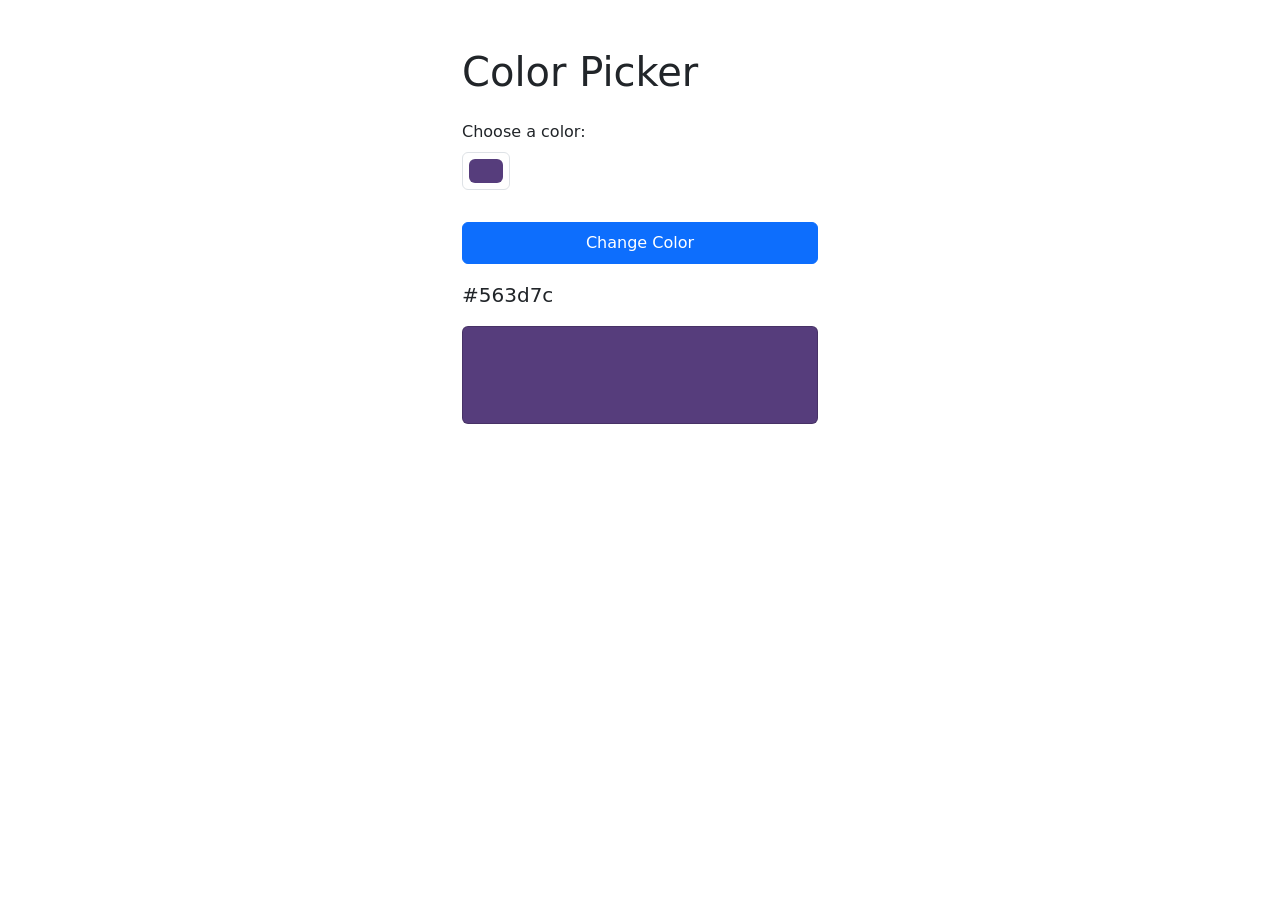
<file: color.html>
<!DOCTYPE html>
<html lang="en">
<head>
    <meta charset="UTF-8">
    <meta name="viewport" content="width=device-width, initial-scale=1.0">
    <title>Color Picker</title>
    <link href="https://cdn.jsdelivr.net/npm/bootstrap@5.3.8/dist/css/bootstrap.min.css" rel="stylesheet" integrity="sha384-sRIl4kxILFvY47J16cr9ZwB07vP4J8+LH7qKQnuqkuIAvNWLzeN8tE5YBujZqJLB" crossorigin="anonymous">
</head>
<body>
    <div class="container mt-5">
        <div class="row justify-content-center">
            <div class="col-12 col-md-6 col-lg-4">
                <h1 class="mb-4">Color Picker</h1>

                <div class="mb-3">
                    <label for="colorInput" class="form-label">Choose a color:</label>
                    <input type="color" class="form-control form-control-color" id="colorInput" value="#563d7c">
                </div>

                <button id="changeColorBtn" class="btn btn-primary mt-3 w-100 p-2">Change Color</button>

                <p class="lead mt-3 colorParrafo">#563d7c</p>

                <div class="card p-5" style="background-color: #563d7c;"></div>
            </div>
        </div>
    </div>
    
    <script src="color.js"></script>
    <script src="https://cdn.jsdelivr.net/npm/bootstrap@5.3.8/dist/js/bootstrap.bundle.min.js" integrity="sha384-FKyoEForCGlyvwx9Hj09JcYn3nv7wiPVlz7YYwJrWVcXK/BmnVDxM+D2scQbITxI" crossorigin="anonymous"></script>
</body>
</html>
</file>
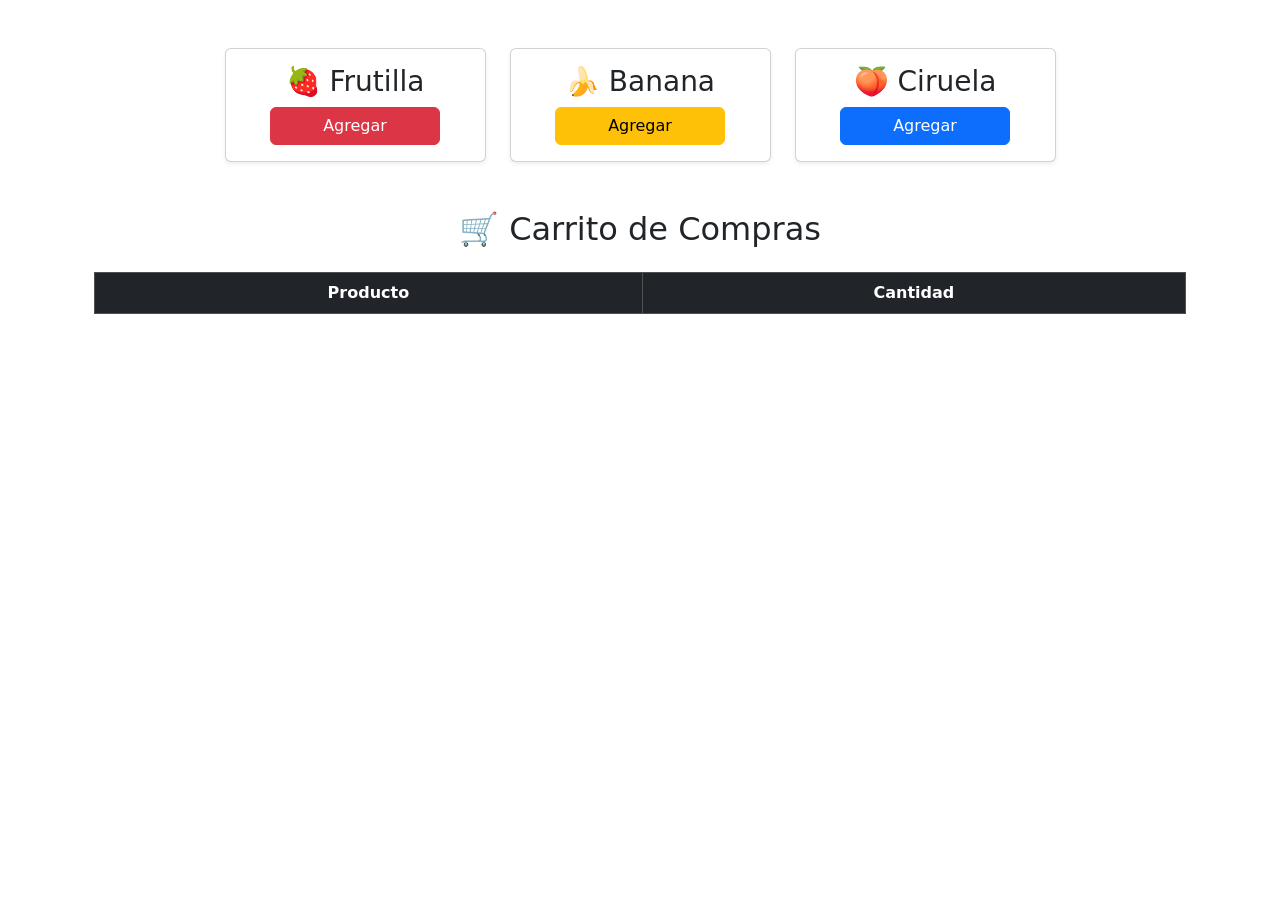
<file: html/carritoCompras.html>
<!DOCTYPE html>
<html lang="en">
<head>
    <meta charset="UTF-8">
    <meta name="viewport" content="width=device-width, initial-scale=1.0">
    <title>Carrito compras</title>
     <link href="https://cdn.jsdelivr.net/npm/bootstrap@5.3.8/dist/css/bootstrap.min.css" rel="stylesheet" integrity="sha384-sRIl4kxILFvY47J16cr9ZwB07vP4J8+LH7qKQnuqkuIAvNWLzeN8tE5YBujZqJLB" crossorigin="anonymous">
</head>
<body>
    
  <div class="container py-5">

  <!-- Row centrado -->
  <div class="row justify-content-center g-4">

    <!-- Tarjeta 1 -->
    <div class="col-md-3">
      <div class="card shadow-sm text-center">
        <div class="card-body">
          <h3 class="card-title">🍓 Frutilla</h3>
          <button 
            class="btn btn-danger w-75" id="botonFruta" data-fruta="frutilla">
            Agregar
          </button>

        </div>
      </div>
    </div>

    <!-- Tarjeta 2 -->
    <div class="col-md-3">
      <div class="card shadow-sm text-center">
        <div class="card-body">

          <h3 class="card-title">🍌 Banana</h3>

          <button 
            class="btn btn-warning w-75" id="botonFruta" data-fruta="banana">
            Agregar
          </button>

        </div>
      </div>
    </div>

    <!-- Tarjeta 3 -->
    <div class="col-md-3">
      <div class="card shadow-sm text-center">
        <div class="card-body">

          <h3 class="card-title">🍑 Ciruela</h3>

          <button 
            class="btn btn-primary w-75" id="botonFruta" data-fruta="ciruela">
            Agregar
          </button>
        </div>
      </div>
    </div>

  </div>

  <!-- TABLA -->
  <div class="container mt-5">

    <h2 class="mb-4 text-center">🛒 Carrito de Compras</h2>

    <table class="table table-bordered table-striped text-center">
      <thead class="table-dark">
        <tr>
          <th>Producto</th>
          <th>Cantidad</th>
        </tr>
      </thead>

      <tbody id="carritoBody">
      
      </tbody>
    </table>

  </div>

  <template id="templateProducts">
    <tr>
        <td class="name">Frutilla</td>
        <td class="quantity">0</td>
    </tr>
</template>

</div>

    <script src="../javascript/carritoCompras.js"></script>
    <script src="https://cdn.jsdelivr.net/npm/bootstrap@5.3.8/dist/js/bootstrap.bundle.min.js" integrity="sha384-FKyoEForCGlyvwx9Hj09JcYn3nv7wiPVlz7YYwJrWVcXK/BmnVDxM+D2scQbITxI" crossorigin="anonymous"></script>
</body>
</html>
</file>
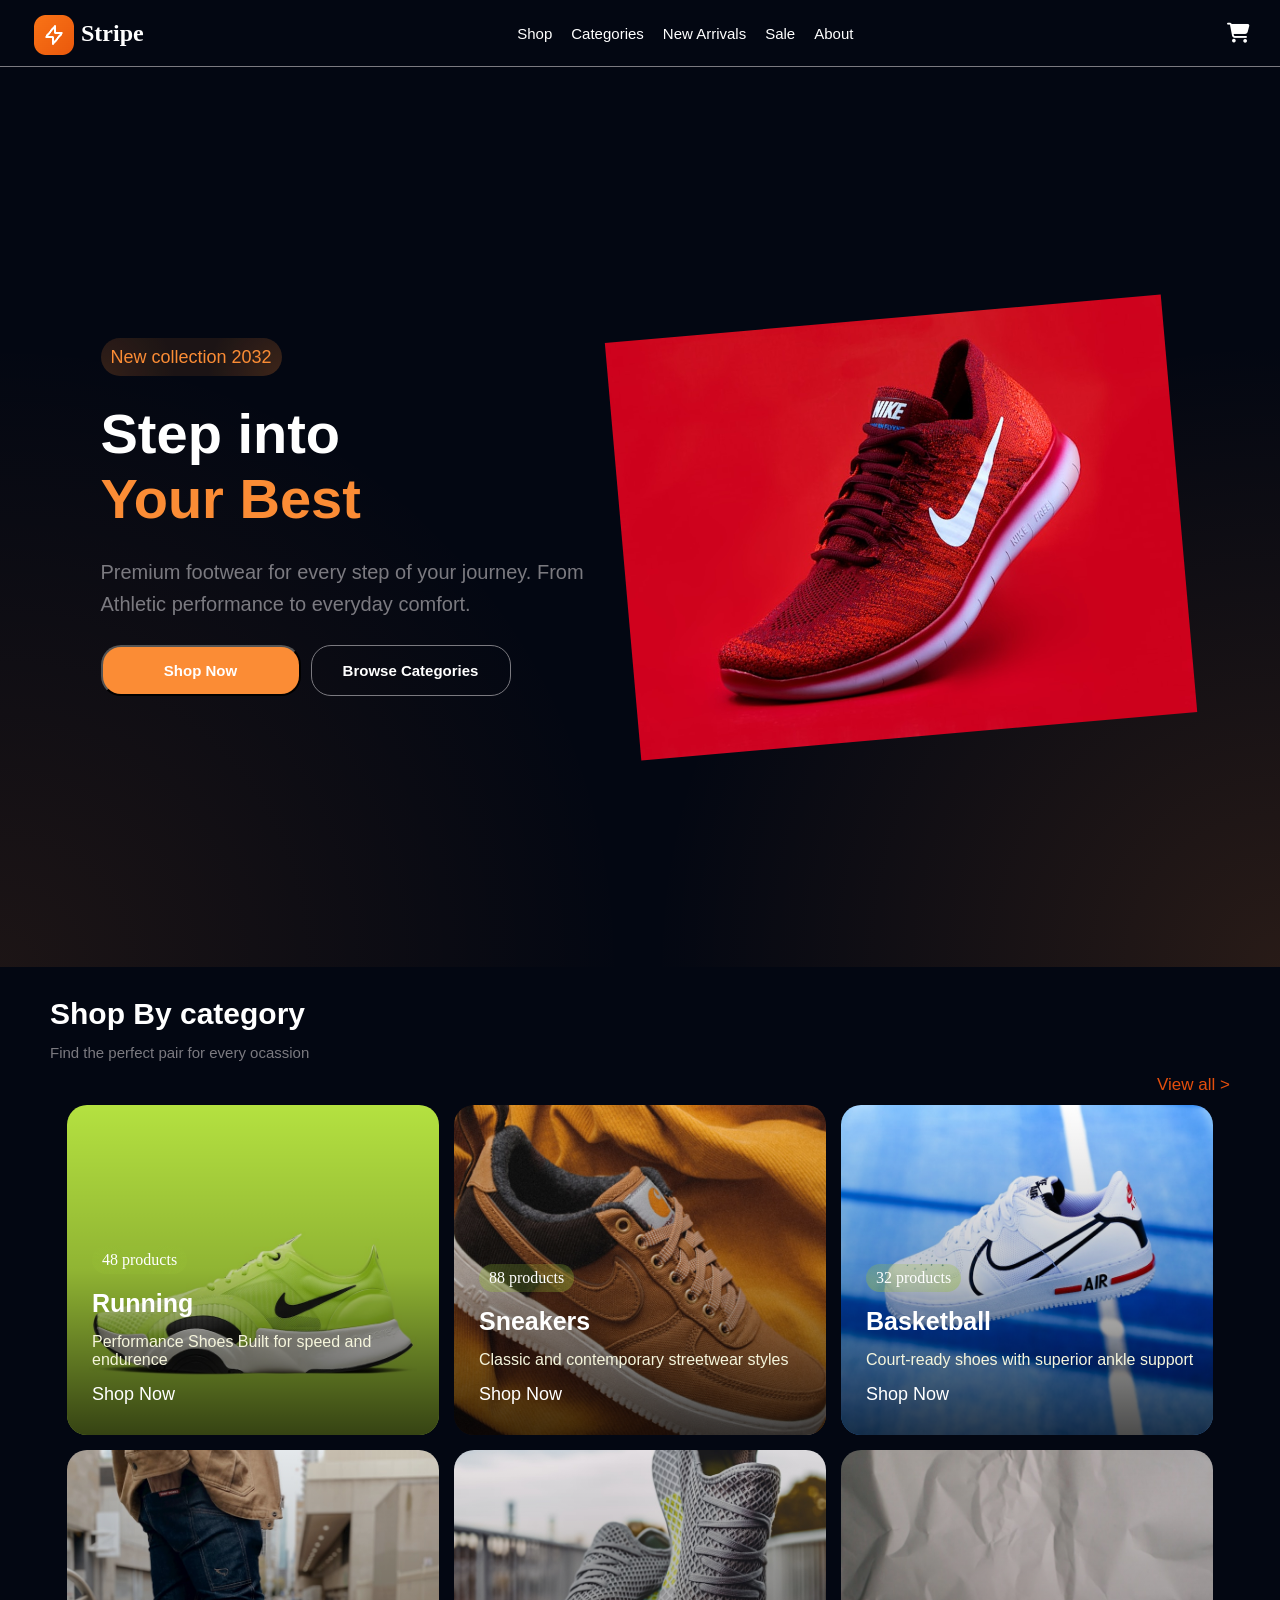
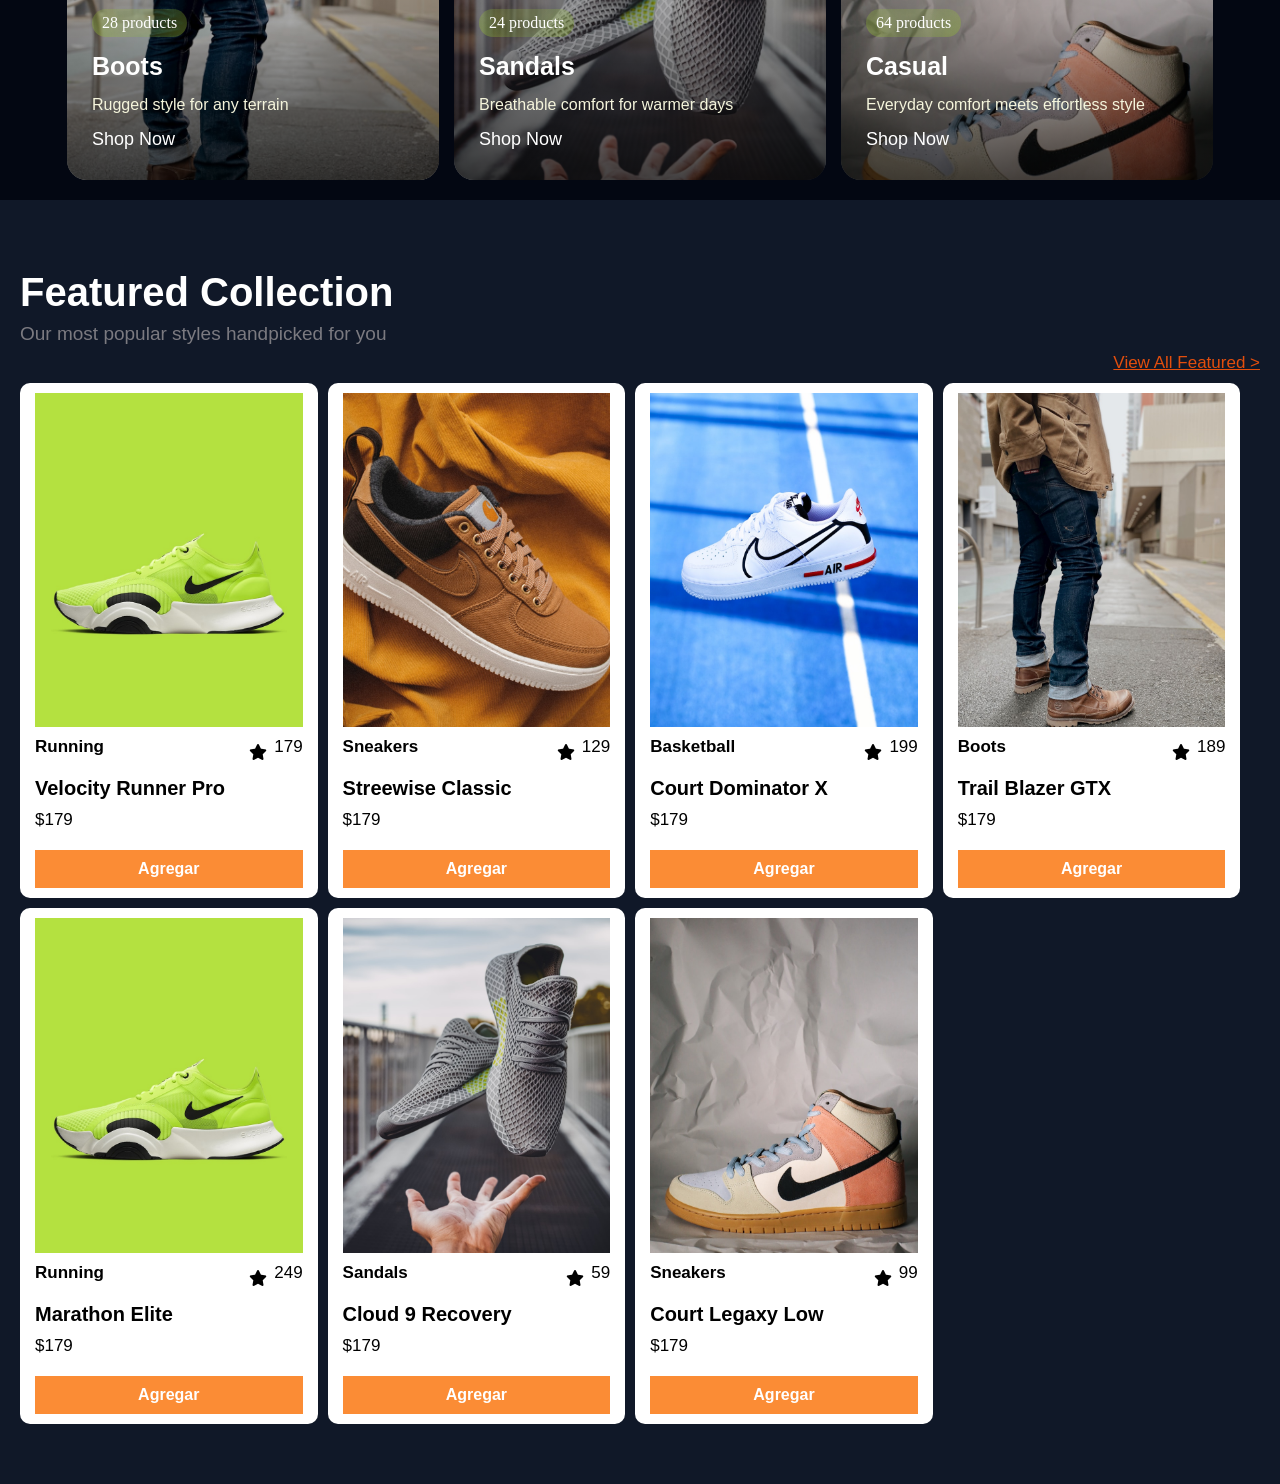
<file: html/carritoComprasv3.html>
<!doctype html>
<html lang="en">
  <head>
    <meta charset="UTF-8" />
    <meta name="viewport" content="width=device-width, initial-scale=1.0" />
    <title>Carrito compras v3</title>
    <link rel="stylesheet" href="../estilos/home.css" />
    <link
      rel="stylesheet"
      href="https://cdnjs.cloudflare.com/ajax/libs/font-awesome/6.5.2/css/all.min.css"
    />
  </head>
  <body>
    <header>
      <nav>
        <div class="icontitle">
          <i id="menu" class="fa-solid fa-bars icon"></i>

          <div class="logotitle">
            <img src="../images//logo.png" alt="logo" />
            <h2>Stripe</h2>
          </div>
        </div>

        <div class="navMobile">
          <div class="navMobileContent">
            <a href="#">Shop</a>
            <a href="#">Categories</a>
            <a href="#">New Arrivals</a>
            <a href="#">Sale</a>
            <a href="#">About</a>
          </div>
        </div>

        <input type="checkbox" id="cart-toggle" />

        <!-- Icono carrito -->
        <label for="cart-toggle">
          <i class="fa-solid fa-cart-shopping icon cartIcon"></i>
        </label>

        <!-- Carrito -->
        <div class="cart">
          <h3>Mi carrito</h3>
        </div>
      </nav>
    </header>

    <main>
      <div class="contenidoMain">
        <div>
          <p>New collection 2032</p>
        </div>
        <div class="titles">
          <h1 class="white">Step into</h1>
          <h1 class="orange">Your Best</h1>
        </div>

        <p class="description">
          Premium footwear for every step of your journey. From Athletic
          performance to everyday comfort.
        </p>

        <div class="buttons">
          <button class="buttonOrange">Shop Now</button>
          <button class="buttonOutline">Browse Categories</button>
        </div>
      </div>

      <img src="../images/imagenZapa.jpg" alt="image main" />
    </main>

    <section class="sectionfilter">
      <div class="contentFilter">
        <h1 class="filterTitle">Shop By category</h1>
        <p class="description">Find the perfect pair for every ocassion</p>
        <a href="#" id="all">View all ></a>
      </div>
      <div class="containerFilter">
        <div class="cardFilter">
          <img src="../images/producto1.jpg" alt="img filter 1" />
          <div class="productsfilter">
            <p class="tag">48 products</p>
            <h2>Running</h2>
            <p class="cardfilterdesc">
              Performance Shoes Built for speed and endurence
            </p>
            <a id="botondefiltro" href="#">Shop Now</a>
          </div>
        </div>

        <div class="cardFilter">
          <img src="../images/producto2.jpg" alt="img filter 1" />
          <div class="productsfilter">
            <p class="tag">88 products</p>
            <h2>Sneakers</h2>
            <p class="cardfilterdesc">
              Classic and contemporary streetwear styles
            </p>
            <a id="botondefiltro" href="#">Shop Now</a>
          </div>
        </div>

        <div class="cardFilter">
          <img src="../images/producto3.jpg" alt="img filter 1" />
          <div class="productsfilter">
            <p class="tag">32 products</p>
            <h2>Basketball</h2>
            <p class="cardfilterdesc">
              Court-ready shoes with superior ankle support
            </p>
            <a id="botondefiltro" href="#">Shop Now</a>
          </div>
        </div>

        <div class="cardFilter">
          <img src="../images/producto4.jpg" alt="img filter 1" />
          <div class="productsfilter">
            <p class="tag">28 products</p>
            <h2>Boots</h2>
            <p class="cardfilterdesc">Rugged style for any terrain</p>
            <a id="botondefiltro" href="#">Shop Now</a>
          </div>
        </div>

        <div class="cardFilter">
          <img src="../images/producto6.jpg" alt="img filter 1" />
          <div class="productsfilter">
            <p class="tag">24 products</p>
            <h2>Sandals</h2>
            <p class="cardfilterdesc">Breathable comfort for warmer days</p>
            <a id="botondefiltro" href="#">Shop Now</a>
          </div>
        </div>

        <div class="cardFilter">
          <img src="../images/producto7.jpg" alt="img filter 1" />
          <div class="productsfilter">
            <p class="tag">64 products</p>
            <h2>Casual</h2>
            <p class="cardfilterdesc">
              Everyday comfort meets effortless style
            </p>
            <a id="botondefiltro" href="#">Shop Now</a>
          </div>
        </div>
      </div>
    </section>

    <section class="sectionProducts">
      <div class="contentProducts">
        <h1>Featured Collection</h1>
        <p>Our most popular styles handpicked for you</p>
        <a href="#">View All Featured ></a>
      </div>

      <div class="containerProducts"></div>
    </section>

    <!-- ACA VA A ESTAR EL TEMPLATE DEL CARRITO DE PRODUCTOS -->
    <template id="templatecart">
      <div class="itemsCart">
        <div class="cart-item">
          <img src="../images/producto1.jpg" alt="producto" />

          <div class="cartProduct">
            <p>Producto 1</p>

            <div class="cartButtons">
              <button class="agregar">+</button>
              <p>1</p>
              <button class="restar">-</button>
            </div>

            <span>$120</span>
          </div>
        </div>
      </div>
    </template>

    <!-- ACA VA A ESTAR EL TEMPLATE DEL PRODUCT -->
    <template id="templateproduct">
      <div class="cardProduct">
        <img src="../images/producto1.jpg" alt="producto 1" />
        <div class="contentTitlecontent">
          <h3>Running</h3>
          <div class="contenticonprice">
            <i class="fa-solid fa-star"></i>
            <p>4.9</p>
          </div>
        </div>

        <div>
          <h2>Velocity Runner Pro</h2>
          <p>$179</p>
        </div>

        <button class="agregarCart">Agregar</button>
      </div>
    </template>

    <script type="module" src="../javascript/carritoComprasv3.js"></script>
  </body>
</html>
</file>
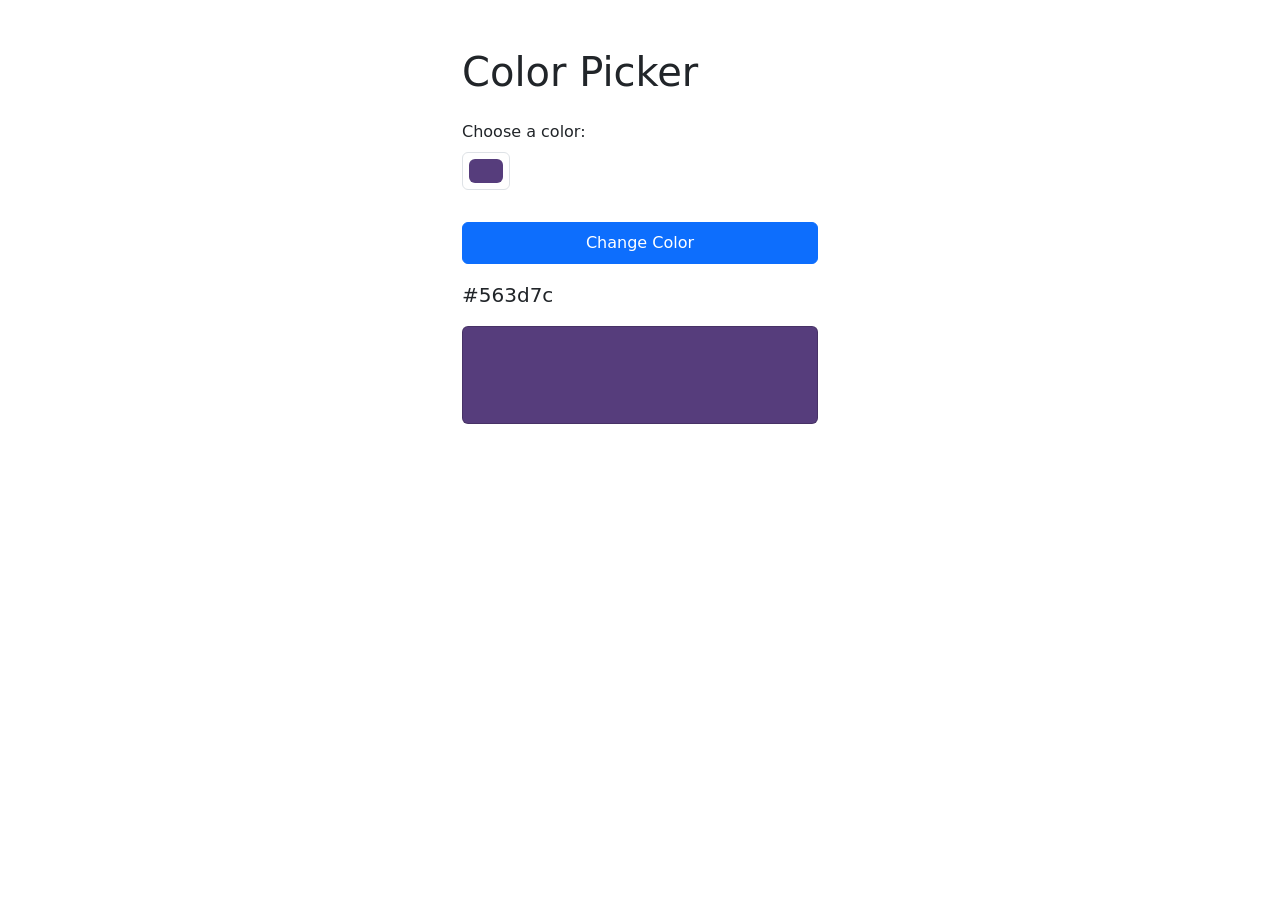
<file: html/color.html>
<!DOCTYPE html>
<html lang="en">
<head>
    <meta charset="UTF-8">
    <meta name="viewport" content="width=device-width, initial-scale=1.0">
    <title>Color Picker</title>
    <link href="https://cdn.jsdelivr.net/npm/bootstrap@5.3.8/dist/css/bootstrap.min.css" rel="stylesheet" integrity="sha384-sRIl4kxILFvY47J16cr9ZwB07vP4J8+LH7qKQnuqkuIAvNWLzeN8tE5YBujZqJLB" crossorigin="anonymous">
</head>
<body>
    <div class="container mt-5">
        <div class="row justify-content-center">
            <div class="col-12 col-md-6 col-lg-4">
                <h1 class="mb-4">Color Picker</h1>

                <div class="mb-3">
                    <label for="colorInput" class="form-label">Choose a color:</label>
                    <input type="color" class="form-control form-control-color" id="colorInput" value="#563d7c">
                </div>

                <button id="changeColorBtn" class="btn btn-primary mt-3 w-100 p-2">Change Color</button>

                <p class="lead mt-3 colorParrafo">#563d7c</p>

                <div class="card p-5" style="background-color: #563d7c;"></div>
            </div>
        </div>
    </div>
    
    <script src="../javascript/color.js"></script>
    <script src="https://cdn.jsdelivr.net/npm/bootstrap@5.3.8/dist/js/bootstrap.bundle.min.js" integrity="sha384-FKyoEForCGlyvwx9Hj09JcYn3nv7wiPVlz7YYwJrWVcXK/BmnVDxM+D2scQbITxI" crossorigin="anonymous"></script>
</body>
</html>
</file>
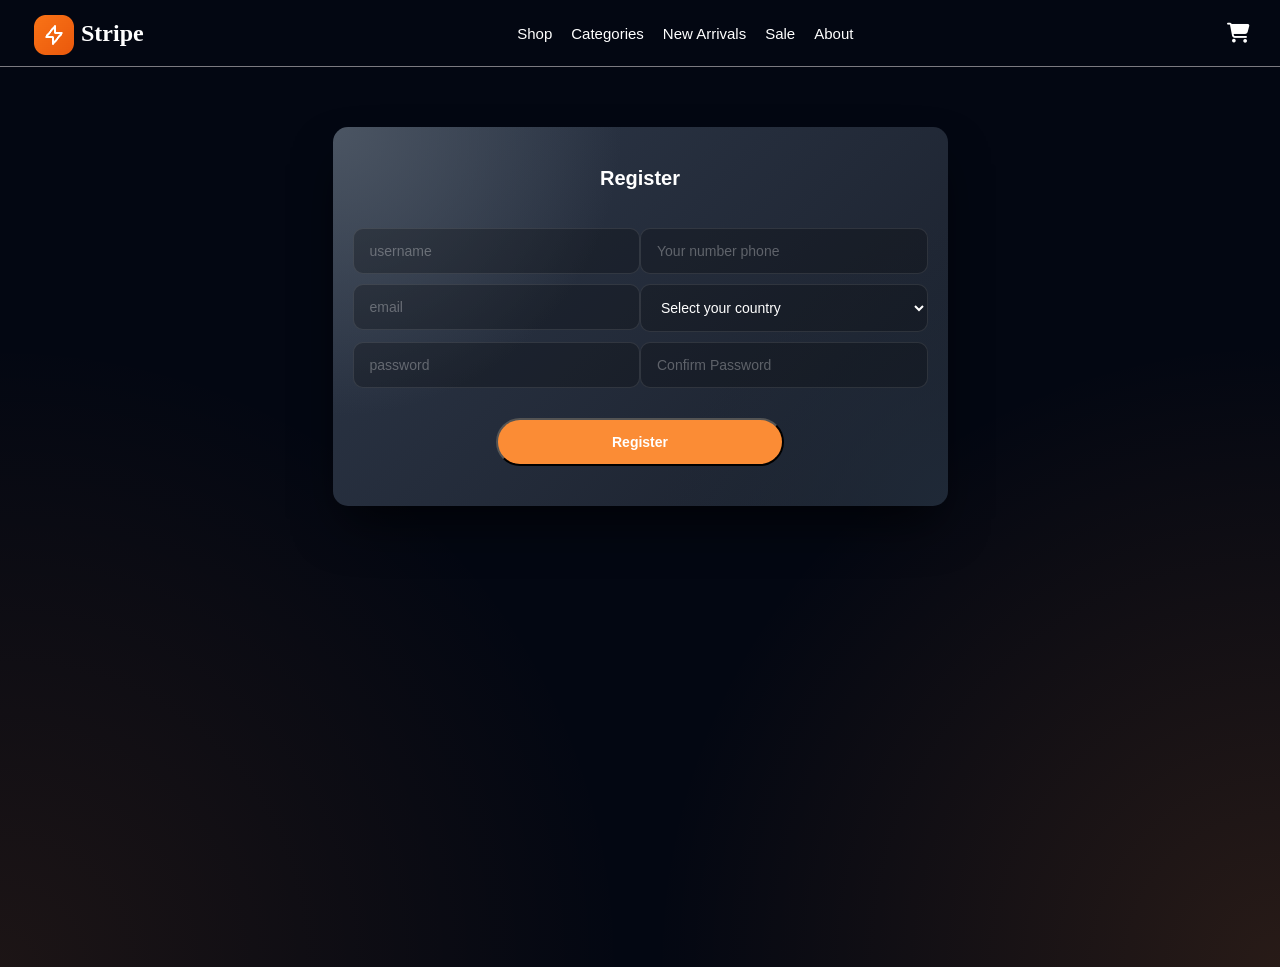
<file: html/register.html>
<!doctype html>
<html lang="en">
  <head>
    <meta charset="UTF-8" />
    <meta name="viewport" content="width=device-width, initial-scale=1.0" />
    <title>register</title>
    <link rel="stylesheet" href="../estilos/register.css" />
    <link
      rel="stylesheet"
      href="https://cdnjs.cloudflare.com/ajax/libs/font-awesome/6.5.2/css/all.min.css"
    />
  </head>
  <body id="body">
    <header>
      <nav>
        <div class="icontitle">
          <i id="menu" class="fa-solid fa-bars icon"></i>

          <div class="logotitle">
            <img src="../images//logo.png" alt="logo" />
            <h2>Stripe</h2>
          </div>
        </div>

        <div class="navMobile">
          <div class="navMobileContent">
            <a href="#">Shop</a>
            <a href="#">Categories</a>
            <a href="#">New Arrivals</a>
            <a href="#">Sale</a>
            <a href="#">About</a>
          </div>
        </div>

        <input type="checkbox" id="cart-toggle" />

        <!-- Icono carrito -->
        <label for="cart-toggle">
          <i class="fa-solid fa-cart-shopping icon cartIcon"></i>
        </label>

        <!-- Carrito -->
        <div class="cart">
          <h3>Mi carrito</h3>
        </div>
      </nav>
    </header>

    <main>
      <form action="" class="form">
        <h2>Register</h2>
        <div class="col">
          <!-- Username -->
          <div class="row" id="containerUsername">
            <input
              id="username"
              type="text"
              placeholder="username"
              name="username"
            />
          </div>

          <!-- Numero de telefono -->
          <div class="row" id="containerPhone">
            <input
              type="number"
              id="telefono"
              placeholder="Your number phone"
            />
          </div>
        </div>
        <div class="col">
          <!-- Email -->
          <div class="row" id="containerEmail">
            <input id="email" type="email" placeholder="email" />
          </div>
          <!-- Pais -->
          <div class="row" id="containerCountry">
            <select name="country" id="country">
              <option value="default">Select your country</option>
              <option value="Argentina">Argentina</option>
              <option value="Uruguay">Uruguay</option>
              <option value="Bolivia">Bolivia</option>
              <option value="Peru">Peru</option>
              <option value="Venezuela">Venezuela</option>
              <option value="Colombia">Colombia</option>
            </select>
          </div>
        </div>
        <div class="col">
          <!-- Password -->
          <div class="row" id="containerPassword">
            <input
              id="password"
              type="password"
              placeholder="password"
              name="password"
            />
          </div>

          <!-- confirmacion de password -->
          <div class="row" id="containerRePassword">
            <input
              type="password"
              placeholder="Confirm Password"
              name="confirmPassword"
              id="rePassword"
            />
          </div>
        </div>
        <button class="btn" type="submit">Register</button>
      </form>
    </main>

    <script src="../javascript/carritoComprasv3.js"></script>
    <script src="../javascript/validacionFormulario.js"></script>
  </body>
</html>
</file>
<file: estilos/home.css>
* {
  margin: 0;
  padding: 0;
  box-sizing: border-box;
}

:root {
  --bg: #030712;
  --orange: #fb8c35;
  --gray: #7b7a80;
  --white: #fff;
  --font: Arial, Helvetica, sans-serif;
}

header {
  width: 100%;
  background-color: #030712;
  border-bottom: 1px solid #7b7a80;
}
header .icon {
  font-size: 20px;
  color: #fff;
  cursor: pointer;
}
nav .icontitle {
  display: flex;
  flex-wrap: wrap;
  gap: 15px;
  align-items: center;
}
nav {
  display: flex;
  justify-content: space-between;
  align-items: center;
  position: relative;
  padding: 10px 30px;
}

nav h2 {
  font-size: 24px;
  color: #fff;
  font-weight: bold;
}
.navMobileContent {
  display: block;
  display: flex;
  flex-wrap: wrap;
  flex-direction: row;
  justify-content: center;
  align-items: center;
  gap: 5px;
}

.navMobile a {
  color: white;
  text-decoration: none;
  font-size: 15px;
  padding: 4px 7px;
  font-family: Arial, Helvetica, sans-serif;
}
.navMobile a:hover {
  color: #fb8c35;
  transition: all 0.3s ease-in-out;
}
.icontitle .fa-bars {
  display: none;
}
.logotitle {
  display: flex;
  flex-wrap: wrap;
  justify-content: center;
  align-items: center;
  gap: 5px;
}

#cart-toggle {
  display: none;
}

/* carrito */
.cart {
  position: absolute;
  top: 80px;
  right: 20px;

  width: 320px;
  background: #030712;
  color: #fff;
  border-radius: 10px;
  padding: 20px;
  font-family: Arial, Helvetica, sans-serif;

  box-shadow: 0 5px 20px rgba(0, 0, 0, 0.2);
  z-index: 2;
  opacity: 0;
  visibility: hidden;
  transform: translateY(-20px);

  transition: 0.3s;
}

.nohayproducts {
  font-size: 20;
  margin-top: 10px;
  margin-bottom: 10px;
  color: #fff;
  font-weight: 600;
}

.total {
  font-size: 20px;
  color: #fff;
}

/* mostrar carrito */
#cart-toggle:checked ~ .cart {
  opacity: 1;
  visibility: visible;
  transform: translateY(0);
}

.cart h3 {
  margin-bottom: 20px;
}

.cart-item {
  display: flex;
  align-items: center;
  gap: 15px;
  margin-bottom: 15px;
}

.cart-item img {
  width: 35%;
  height: 100px;
  border-radius: 5px;
}

.cartButtons {
  display: flex;
  flex-wrap: wrap;
  gap: 10px;
  align-items: center;
  justify-content: center;
  padding: 10px 0px;
}

.cartButtons button {
  padding: 5px 10px;
  font-family: Arial, Helvetica, sans-serif;
  font-size: 15px;
  background-color: #fb8c35;
  color: #fff;
  cursor: pointer;
  outline: none;
  font-weight: 600;
}

.finalizarCompra {
  width: 100%;
  padding: 12px;
  border: none;
  background: #fb8c35;
  color: white;
  border-radius: 8px;
  cursor: pointer;
}

/* SECCION MAIN */
main {
  width: 100%;
  height: 100vh;
  padding: 10px 20px;

  background:
    radial-gradient(
      circle at bottom right,
      rgba(251, 140, 53, 0.15),
      transparent 40%
    ),
    radial-gradient(
      circle at bottom left,
      rgba(251, 140, 53, 0.1),
      transparent 40%
    ),
    #030712;

  /* separar imagen con el contenido */
  display: flex;
  flex-wrap: wrap;
  flex-direction: row;
  justify-content: center;
  align-items: center;
  gap: 25px;
}

main img {
  width: 45%;
  margin-top: 20px;
  transform: rotate(-5deg);
  animation: flotarVertical 4s ease-in-out infinite;
}

@keyframes flotarVertical {
  0%,
  100% {
    transform: translateY(0) rotate(-5deg);
  }
  50% {
    transform: translateY(-20px) rotate(-5deg);
  }
}

.contenidoMain {
  width: 40%;
  display: flex;
  flex-wrap: wrap;
  flex-direction: column;
  align-items: start;
  gap: 25px;
}

.contenidoMain div p {
  font-size: 18px;
  color: #fb8c35;
  background:
    radial-gradient(
      circle at bottom right,
      rgba(251, 140, 53, 0.15),
      transparent 40%
    ),
    radial-gradient(
      circle at bottom left,
      rgba(251, 140, 53, 0.1),
      transparent 40%
    ),
    rgba(251, 140, 53, 0.1);
  border-radius: 20px;
  padding: 5px 10px;
}

.titles h1 {
  font-size: 3.5rem;
  font-family: Arial, Helvetica, sans-serif;
  font-weight: bold;
}

.orange {
  color: #fb8c35;
}

.white {
  color: #fff;
}

.contenidoMain p {
  color: #7b7a80;
  font-size: 20px;
  font-family: Arial, Helvetica, sans-serif;
  line-height: 1.6;
}

.buttons {
  width: 100%;
  display: flex;
  flex-wrap: wrap;
  gap: 10px;
}

.buttons button {
  width: 200px;
  padding: 15px 10px;
  border-radius: 20px;
  font-size: 15px;
  font-family: Arial, Helvetica, sans-serif;
  font-weight: 600;
  cursor: pointer;
}

.buttonOrange {
  background-color: #fb8c35;
  color: #fff;
}

.buttonOutline {
  background-color: transparent;
  border: 1px solid #7b7a80;
  color: #fff;
}

/* SECCION FILTER */
.sectionfilter {
  width: 100%;
  background-color: #030712;
  padding: 20px 20px;
}

.containerFilter {
  width: 100%;
  max-width: 1280px;
  display: flex;
  flex-wrap: wrap;
  flex-direction: flex;
  align-items: center;
  justify-content: center;
  gap: 15px;
}

.cardFilter {
  width: 30%;
  height: 330px;
  display: flex;
  flex-direction: column;
  align-items: center;
  justify-content: center;
  position: relative;
  overflow: hidden;
  border-radius: 20px;
}

.cardFilter::before {
  content: "";
  position: absolute;
  inset: 0;

  background: linear-gradient(
    to top,
    rgba(0, 0, 0, 0.7),
    rgba(0, 0, 0, 0.2),
    transparent
  );

  z-index: 1;
}

.filterTitle {
  font-size: 30px;
  font-weight: bold;
  font-family: Arial, Helvetica, sans-serif;
  color: #fff;
}

.cardFilter img {
  width: 100%;
  height: 100%;
  object-fit: cover;

  display: block;
}

.contentFilter {
  display: flex;
  flex-direction: column;
  align-items: start;
  flex-wrap: wrap;
  gap: 10px;
  padding: 10px 30px;
}

.contentFilter .description {
  color: #7b7a80;
  font-size: 15px;
  font-family: Arial, Helvetica, sans-serif;
  line-height: 1.6;
}

.contentFilter a {
  font-size: 17px;
  color: #e34e0d;
  text-decoration: none;
  font-family: Arial, Helvetica, sans-serif;
  align-self: flex-end;
}

.productsfilter {
  position: absolute;
  bottom: 30px;
  left: 25px;

  z-index: 2;

  display: flex;
  flex-direction: column;
  align-items: flex-start;
  gap: 15px;
}

.productsfilter h2 {
  font-family: Arial, Helvetica, sans-serif;
  font-weight: 600;
  font-size: 25px;
  color: white;
}

.cardfilterdesc {
  font-size: 16px;
  font-family: Arial, Helvetica, sans-serif;
  color: beige;
}

.productsfilter a {
  font-size: 18px;
  text-decoration: none;
  color: white;
  font-family: Arial, Helvetica, sans-serif;
}

.tag {
  background:
    radial-gradient(
      circle at bottom right,
      rgba(152, 189, 54, 0.22),
      transparent 40%
    ),
    radial-gradient(
      circle at bottom left,
      rgba(152, 189, 54, 0.22),
      transparent 40%
    ),
    rgba(152, 189, 54, 0.22);
  font-size: 16px;
  padding: 5px 10px;
  color: #fff;
  border-radius: 20px;
}

/* SECTION PRODUCTOS */
.sectionProducts {
  background-color: #101828;
  width: 100%;
  padding: 60px 20px;
}

.contentProducts {
  width: 100%;
  display: flex;
  flex-wrap: wrap;
  flex-direction: column;
  gap: 8px;
  align-items: start;
  justify-content: center;
  padding: 10px 0px;
}

.contentProducts h1 {
  font-family: Arial, Helvetica, sans-serif;
  font-size: 2.5rem;
  font-weight: bold;
  color: #fff;
}

.contentProducts p {
  font-family: Arial, Helvetica, sans-serif;
  font-size: 19px;
  color: #7b7a80;
}

.contentProducts a {
  font-family: Arial, Helvetica, sans-serif;
  font-size: 17px;
  color: #e34e0d;
  align-self: flex-end;
}

.containerProducts {
  width: 100%;
  display: flex;
  flex-direction: flex;
  flex-wrap: wrap;
  align-items: center;
  justify-content: flex-start;
  gap: 10px;
}

.cardProduct {
  width: 24%;
  display: flex;
  flex-wrap: wrap;
  flex-direction: column;
  align-items: start;
  justify-content: center;
  gap: 10px;
  background-color: white;
  border-radius: 10px;
  overflow: hidden;
  padding: 10px 15px;
  font-family: Arial, Helvetica, sans-serif;
}

.cardProduct img {
  width: 100%;
  align-self: center;
  overflow: hidden;
  object-fit: contain;
}

.cardProduct div h2 {
  font-size: 20px;
  margin-bottom: 10px;
}

.cardProduct div p {
  font-size: 17px;
  margin-bottom: 10px;
}

.contentTitlecontent {
  width: 100%;
  display: flex;
  justify-content: space-between;
}

.contentTitlecontent h3 {
  font-size: 17px;
}

.contenticonprice {
  display: flex;
  gap: 7px;
  align-items: center;
}

.cardProduct button {
  width: 100%;
  padding: 10px 10px;
  font-family: Arial, Helvetica, sans-serif;
  font-size: 16px;
  cursor: pointer;
  background-color: #fb8c35;
  color: #fff;
  border: none;
  font-weight: 600;
}

/* TABLET */
@media (max-width: 815px) {
  nav {
    padding: 5px 30px;
  }

  .navMobile {
    display: none;
    position: absolute;
    top: 77px;
    min-height: calc(100% + 240px);
    background-color: #030712;
    width: 100%;
    left: 0px;
    transition: all 0.3s ease-in-out;
  }

  .navMobileContent {
    flex-direction: column;
    gap: 20px;
  }

  .navMobile a {
    padding: 10px 40px;
  }

  .icontitle .fa-bars {
    display: block;
  }

  /* SECCION MAIN */
  main {
    padding: 40px 20px;

    /* separar imagen con el contenido */
    flex-direction: column;
    justify-content: flex-start;
  }

  main img {
    width: 90%;
  }

  .contenidoMain {
    width: 75%;
    align-items: center;
  }

  .contenidoMain div p {
    font-size: 15px;
  }

  .contenidoMain p {
    text-align: center;
  }

  .buttons {
    justify-content: center;
  }

  /* SECCION FILTER */
  .cardFilter {
    width: 45%;
  }

  .filterTitle {
    font-size: 37px;
  }

  .contentFilter .description {
    color: #7b7a80;
    font-size: 17px;
    font-family: Arial, Helvetica, sans-serif;
    line-height: 1.6;
  }

  /* SECCION PRODUCTOS */
  .containerProducts {
    justify-content: space-between;
    column-gap: 10px;
  }

  .cardProduct {
    width: 47%;
    justify-content: space-around;
  }
}

/* MOBILE */
@media (max-width: 390px) {
  nav {
    padding: 5px 30px;
  }

  nav .icontitle {
    display: flex;
    flex-wrap: wrap;
    gap: 15px;
    align-items: center;
  }

  .icontitle .fa-bars {
    display: block;
  }

  /* SECCION DEL MAIN */
  main {
    padding: 50px 20px;
    /* separar imagen con el contenido */
    flex-direction: column;
    justify-content: start;
  }

  main img {
    width: 100%;
  }

  .contenidoMain {
    width: 100%;
    align-items: center;
    gap: 10px;
  }

  .contenidoMain div p {
    font-size: 12px;
  }

  .titles h1 {
    font-size: 2.5rem;
  }

  .contenidoMain p {
    font-size: 18px;
    text-align: start;
  }

  .buttons button {
    width: 100%;
  }

  /* SECCION FILTER */

  .containerFilter {
    flex-direction: column;
  }

  .cardFilter {
    width: 100%;
  }

  .filterTitle {
    font-size: 30px;
  }

  .contentFilter {
    align-items: center;
    padding: 10px 0px;
  }

  .filterTitle {
    font-size: 20px;
    font-weight: bold;
    font-family: Arial, Helvetica, sans-serif;
    color: #fff;
  }

  .contentFilter .description {
    color: #7b7a80;
    font-size: 15px;
    font-family: Arial, Helvetica, sans-serif;
    line-height: 1.6;
  }

  .contentFilter a {
    align-self: center;
  }

  /* SECCION PRODUCTOS */
  .contentProducts h1 {
    font-size: 2rem;
  }

  .contentProducts p {
    font-size: 18px;
    max-width: 200px;
  }

  .contentProducts a {
    align-self: center;
  }

  .containerProducts {
    flex-direction: column;
    justify-content: space-evenly;
    row-gap: 15px;
  }

  .cardProduct {
    width: 90%;
  }
}
</file>
<file: estilos/register.css>
* {
  padding: 0;
  margin: 0;
  box-sizing: border-box;
}

/* SECCION DEL HEADER */
header {
  width: 100%;
  background-color: #030712;
  border-bottom: 1px solid #7b7a80;
}
header .icon {
  font-size: 20px;
  color: #fff;
  cursor: pointer;
}
nav .icontitle {
  display: flex;
  flex-wrap: wrap;
  gap: 15px;
  align-items: center;
}
nav {
  display: flex;
  justify-content: space-between;
  align-items: center;
  position: relative;
  padding: 10px 30px;
}

nav h2 {
  font-size: 24px;
  color: #fff;
  font-weight: bold;
}
.navMobileContent {
  display: block;
  display: flex;
  flex-wrap: wrap;
  flex-direction: row;
  justify-content: center;
  align-items: center;
  gap: 5px;
}

.navMobile a {
  color: white;
  text-decoration: none;
  font-size: 15px;
  padding: 4px 7px;
  font-family: Arial, Helvetica, sans-serif;
}
.navMobile a:hover {
  color: #fb8c35;
  transition: all 0.3s ease-in-out;
}
.icontitle .fa-bars {
  display: none;
}
.logotitle {
  display: flex;
  flex-wrap: wrap;
  justify-content: center;
  align-items: center;
  gap: 5px;
}

#cart-toggle {
  display: none;
}

/* carrito */
.cart {
  position: absolute;
  top: 80px;
  right: 20px;

  width: 320px;
  background: #030712;
  color: #fff;
  border-radius: 10px;
  padding: 20px;
  font-family: Arial, Helvetica, sans-serif;

  box-shadow: 0 5px 20px rgba(0, 0, 0, 0.2);
  z-index: 2;
  opacity: 0;
  visibility: hidden;
  transform: translateY(-20px);

  transition: 0.3s;
}

.nohayproducts {
  font-size: 20;
  margin-top: 10px;
  margin-bottom: 10px;
  color: #fff;
  font-weight: 600;
}

.total {
  font-size: 20px;
  color: #fff;
}

/* mostrar carrito */
#cart-toggle:checked ~ .cart {
  opacity: 1;
  visibility: visible;
  transform: translateY(0);
}

.cart h3 {
  margin-bottom: 20px;
}

.cart-item {
  display: flex;
  align-items: center;
  gap: 15px;
  margin-bottom: 15px;
}

.cart-item img {
  width: 35%;
  height: 100px;
  border-radius: 5px;
}

.cartButtons {
  display: flex;
  flex-wrap: wrap;
  gap: 10px;
  align-items: center;
  justify-content: center;
  padding: 10px 0px;
}

.cartButtons button {
  padding: 5px 10px;
  font-family: Arial, Helvetica, sans-serif;
  font-size: 15px;
  background-color: #fb8c35;
  color: #fff;
  cursor: pointer;
  outline: none;
  font-weight: 600;
}

.finalizarCompra {
  width: 100%;
  padding: 12px;
  border: none;
  background: #fb8c35;
  color: white;
  border-radius: 8px;
  cursor: pointer;
}

/* SECCION DEL MAIN */
main {
  width: 100%;
  min-height: 100vh;
  background:
    radial-gradient(
      circle at bottom right,
      rgba(251, 140, 53, 0.15),
      transparent 40%
    ),
    radial-gradient(
      circle at bottom left,
      rgba(251, 140, 53, 0.1),
      transparent 40%
    ),
    #030712;
  display: flex;
  flex-wrap: wrap;
  justify-content: center;
  align-items: flex-start;
  padding: 60px 25px;
}

.form {
  width: 50%;
  padding: 40px 20px;
  background:
    radial-gradient(circle at top left, #4b5563 0%, transparent 40%),
    radial-gradient(circle at bottom right, #1f2937 0%, transparent 40%),
    linear-gradient(135deg, #2d3748, #1a202c);

  font-family: Arial, Helvetica, sans-serif;
  box-shadow: 0 25px 50px -12px rgba(0, 0, 0, 0.7);
  border-radius: 15px;
}

.form h2 {
  color: #ffffff;
  font-size: 20px;
  font-weight: 600;
  margin-bottom: 28px;
  text-align: center;
}

input {
  width: 100%;
  padding: 14px 16px;
  background: rgba(0, 0, 0, 0.25);
  border: 1px solid rgba(255, 255, 255, 0.1);
  border-radius: 10px;
  color: #ffffff;
  font-size: 14px;
  outline: none;
  transition: all 0.3s ease;
}

input::placeholder {
  color: rgba(255, 255, 255, 0.3);
}

.validacion {
  font-size: 12px;
  margin-top: 5px;
  font-family: Arial, Helvetica, sans-serif;
  padding: 0px 5px;
}

.rojo {
  color: #ff4d4d;
}

.verde {
  color: #4dff4d;
}

.alertaVerde {
  background-color: #4dff4d;
}

.alertaRoja {
  background-color: #ff4d4d;
}

.alert {
  position: fixed;
  top: 20px;
  right: 20px;

  color: white;

  padding: 15px 25px;
  border-radius: 10px;

  font-size: 14px;
  font-weight: bold;

  box-shadow: 0px 5px 15px rgba(0, 0, 0, 0.3);

  transform: translateY(-120px);
  opacity: 0;

  transition:
    transform 0.4s ease,
    opacity 0.4s ease;
}

/* Cuando aparece */
.alert.show {
  transform: translateY(0);
  opacity: 1;
}

input:focus {
  border-color: var(--orange-primary);
  box-shadow: 0 0 12px rgba(255, 107, 0, 0.25);
  background: rgba(0, 0, 0, 0.4);
}

select {
  width: 100%;
  padding: 14px 16px;
  background: rgba(0, 0, 0, 0.25);
  border: 1px solid rgba(255, 255, 255, 0.1);
  border-radius: 10px;
  color: #ffffff;
  font-size: 14px;
  outline: none;
  transition: all 0.3s ease;
}

.col {
  display: flex;
  flex-direction: row;
}

.row {
  width: 100%;
  display: flex;
  flex-wrap: wrap;
  align-items: start;
  justify-content: start;
  margin-top: 10px;
  gap: 10px;
}

.btn {
  width: 50%;
  padding: 14px;
  border-radius: 30px;
  font-size: 14px;
  font-weight: 600;
  cursor: pointer;
  transition: all 0.3s ease;
  display: flex;
  align-items: center;
  justify-content: center;
  gap: 8px;
  text-decoration: none;
  background-color: #fb8c35;
  color: #fff;
  display: block;
  margin: 30px auto 0;
}

/* PARA TABLET */
@media (max-width: 815px) {
  nav {
    padding: 5px 30px;
  }

  .navMobile {
    display: none;
    position: absolute;
    top: 77px;
    min-height: calc(100% + 240px);
    background-color: #030712;
    width: 100%;
    left: 0px;
    transition: all 0.3s ease-in-out;
  }

  .navMobileContent {
    flex-direction: column;
    gap: 20px;
  }

  .navMobile a {
    padding: 10px 40px;
  }

  .icontitle .fa-bars {
    display: block;
  }
}

/* PARA MOBILE */
@media (max-width: 390px) {
  nav {
    padding: 5px 30px;
  }
  nav .icontitle {
    display: flex;
    flex-wrap: wrap;
    gap: 15px;
    align-items: center;
  }

  .icontitle .fa-bars {
    display: block;
  }

  /* SECCION DEL FORMULARIO  */
  main {
    width: 100%;
    min-height: 100vh;
    background:
      radial-gradient(
        circle at bottom right,
        rgba(251, 140, 53, 0.15),
        transparent 40%
      ),
      radial-gradient(
        circle at bottom left,
        rgba(251, 140, 53, 0.1),
        transparent 40%
      ),
      #030712;
    display: flex;
    flex-wrap: wrap;
    justify-content: center;
    align-items: flex-start;
    padding: 60px 25px;
  }

  .form {
    width: 100%;
    padding: 20px 20px;
    background:
      radial-gradient(circle at top left, #4b5563 0%, transparent 40%),
      radial-gradient(circle at bottom right, #1f2937 0%, transparent 40%),
      linear-gradient(135deg, #2d3748, #1a202c);

    font-family: Arial, Helvetica, sans-serif;
    box-shadow: 0 25px 50px -12px rgba(0, 0, 0, 0.7);
    border-radius: 15px;
  }

  .form h2 {
    color: #ffffff;
    font-size: 20px;
    font-weight: 600;
    margin-bottom: 28px;
    text-align: center;
  }

  input {
    width: 100%;
    padding: 14px 16px;
    background: rgba(0, 0, 0, 0.25);
    border: 1px solid rgba(255, 255, 255, 0.1);
    border-radius: 10px;
    color: #ffffff;
    font-size: 14px;
    outline: none;
    transition: all 0.3s ease;
  }

  input::placeholder {
    color: rgba(255, 255, 255, 0.3);
  }

  input:focus {
    border-color: var(--orange-primary);
    box-shadow: 0 0 12px rgba(255, 107, 0, 0.25);
    background: rgba(0, 0, 0, 0.4);
  }

  select {
    width: 100%;
    padding: 14px 16px;
    background: rgba(0, 0, 0, 0.25);
    border: 1px solid rgba(255, 255, 255, 0.1);
    border-radius: 10px;
    color: #ffffff;
    font-size: 14px;
    outline: none;
    transition: all 0.3s ease;
  }

  .col {
    display: flex;
    flex-direction: column;
  }

  .row {
    width: 100%;
    display: flex;
    flex-wrap: wrap;
    gap: 5px;
    align-items: start;
    justify-content: start;
    margin-top: 10px;
  }

  .btn {
    width: 100%;
    padding: 14px;
    border-radius: 30px;
    font-size: 14px;
    font-weight: 600;
    cursor: pointer;
    transition: all 0.3s ease;
    display: flex;
    align-items: center;
    justify-content: center;
    gap: 8px;
    text-decoration: none;
    background-color: #fb8c35;
    color: #fff;
    margin-top: 10px;
  }
}
</file>
